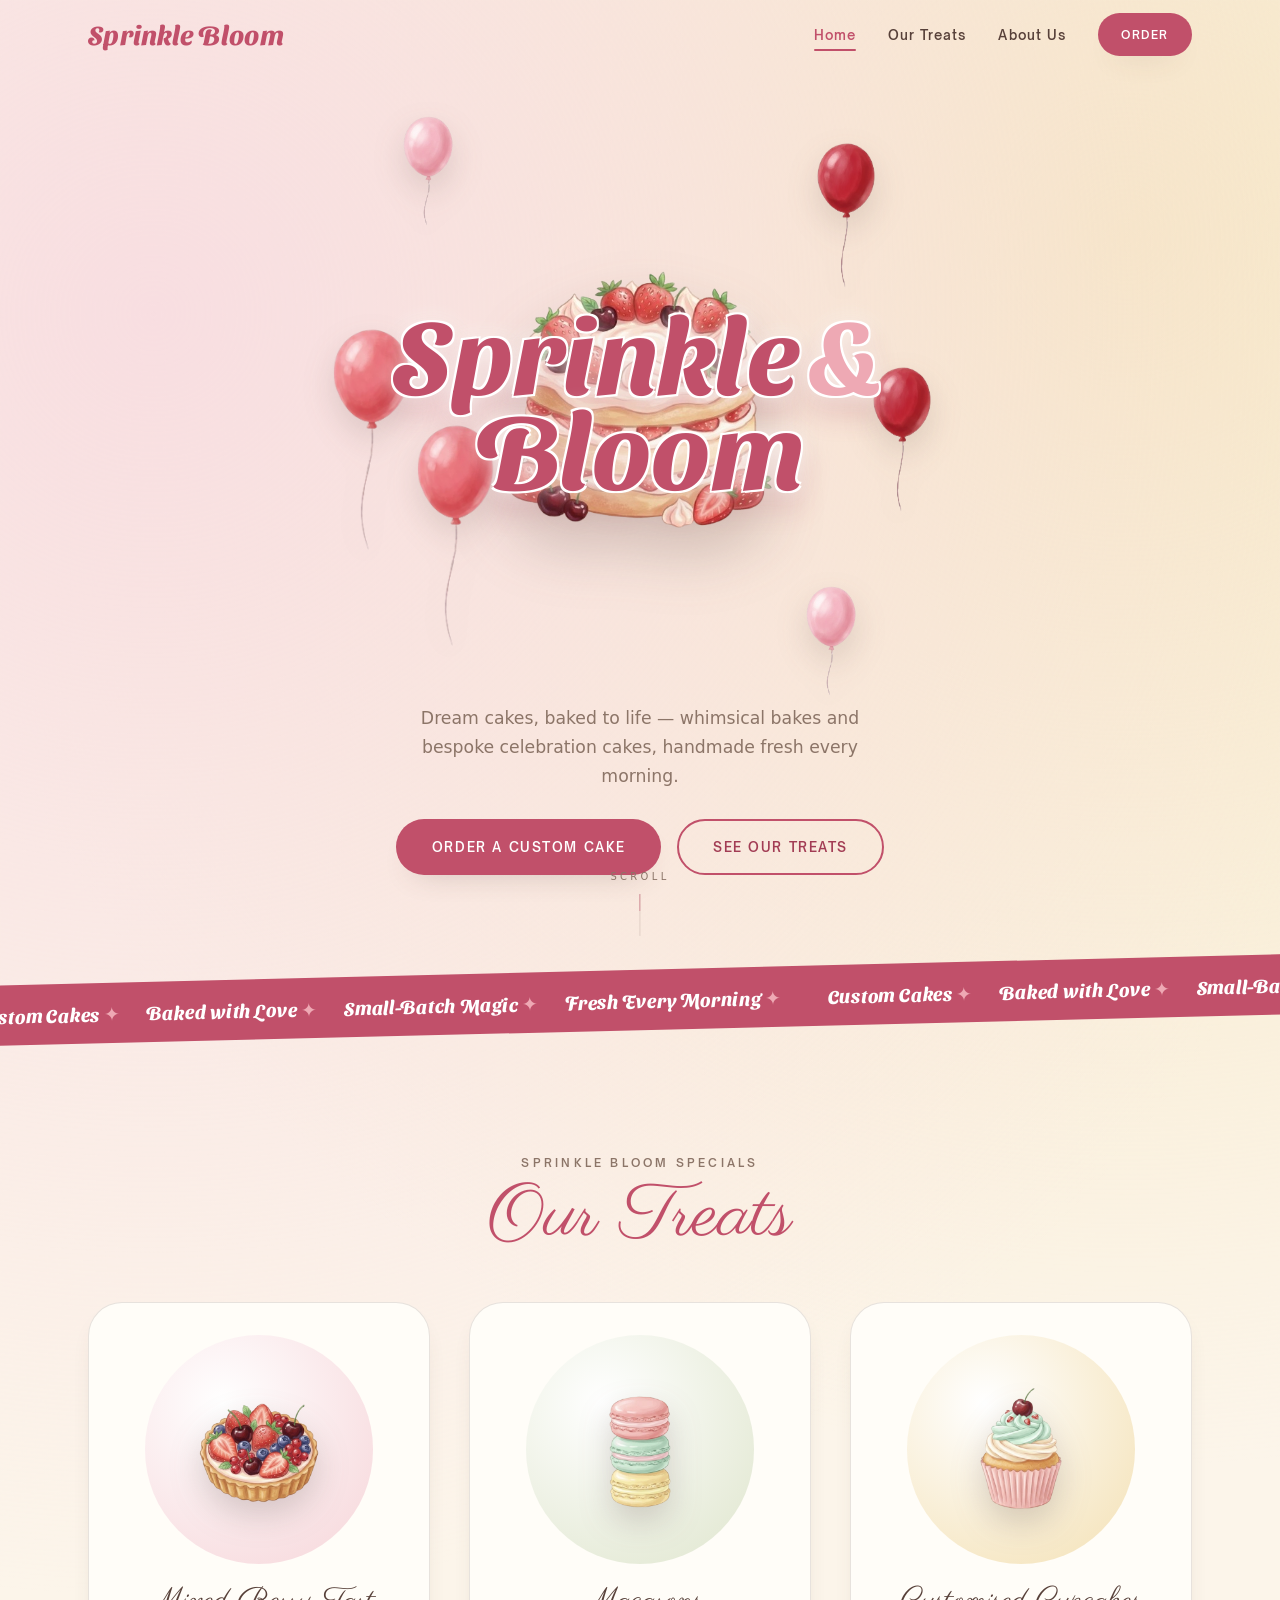
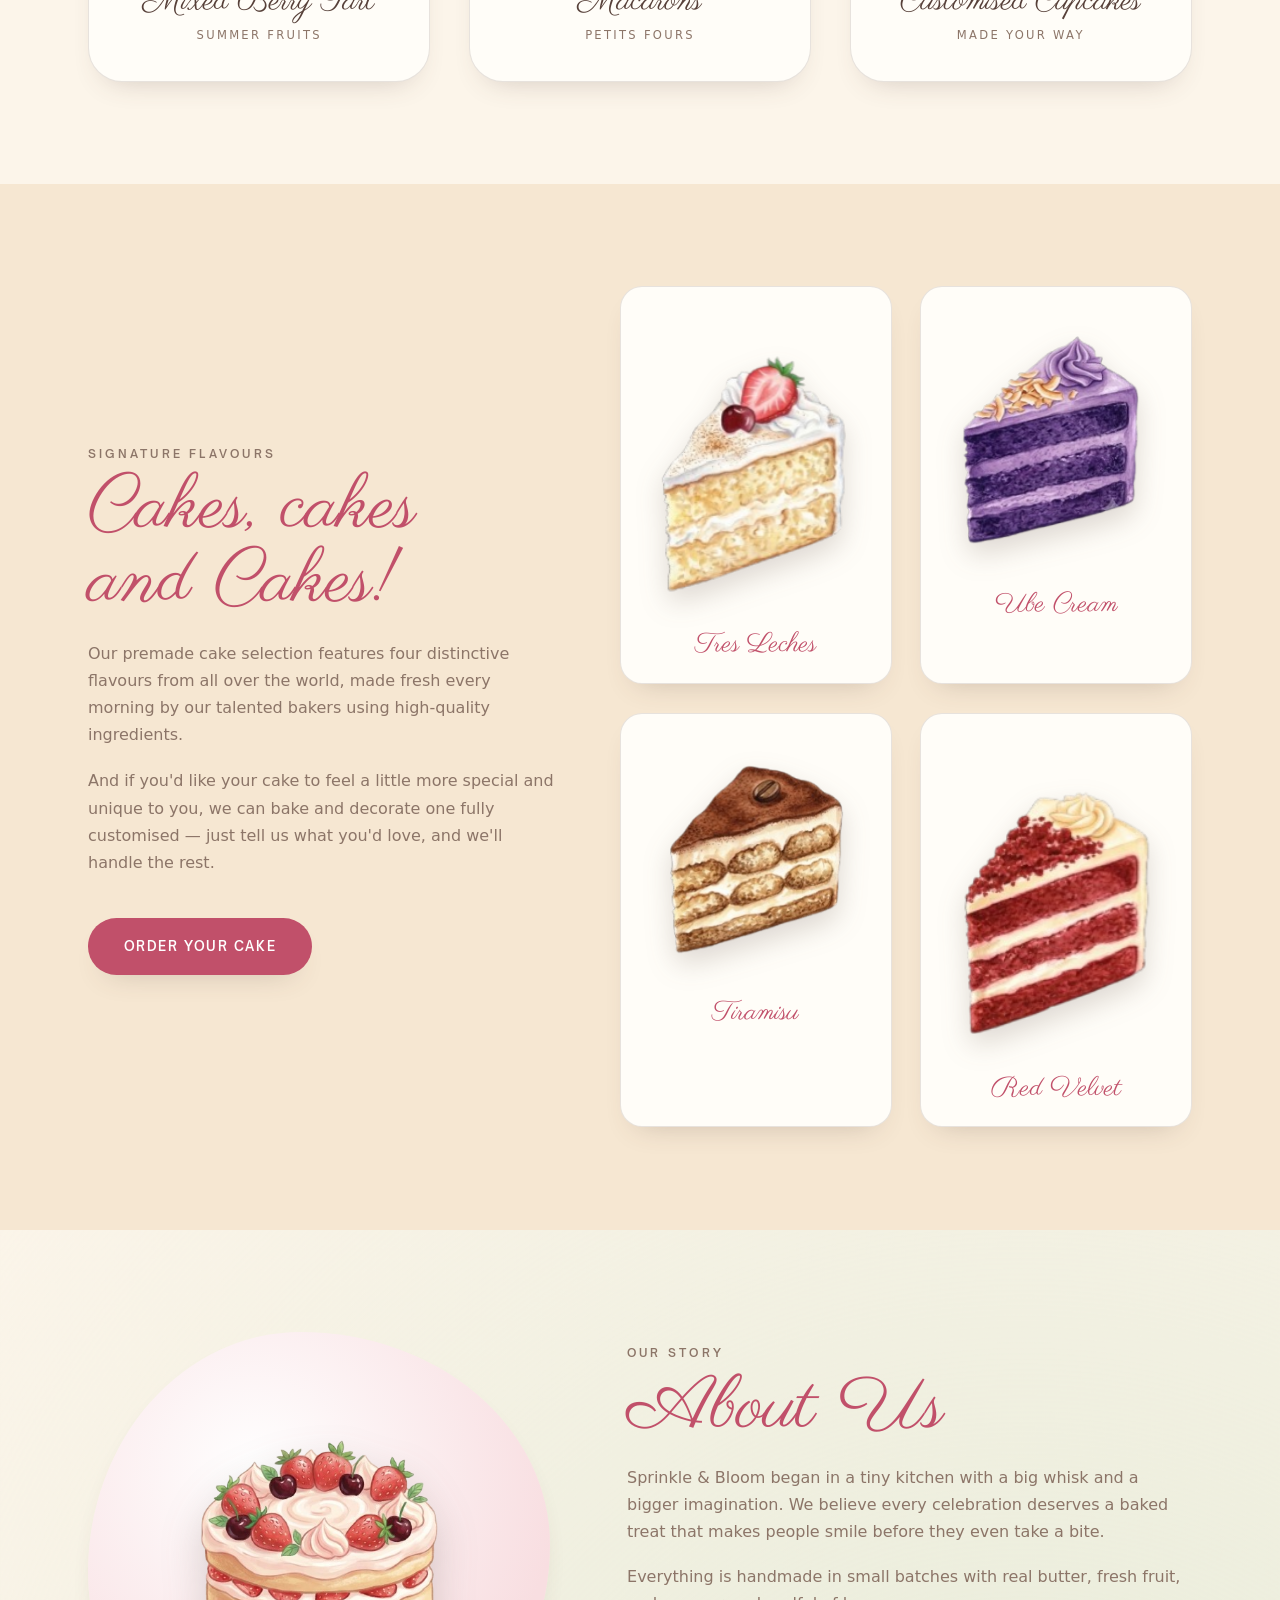
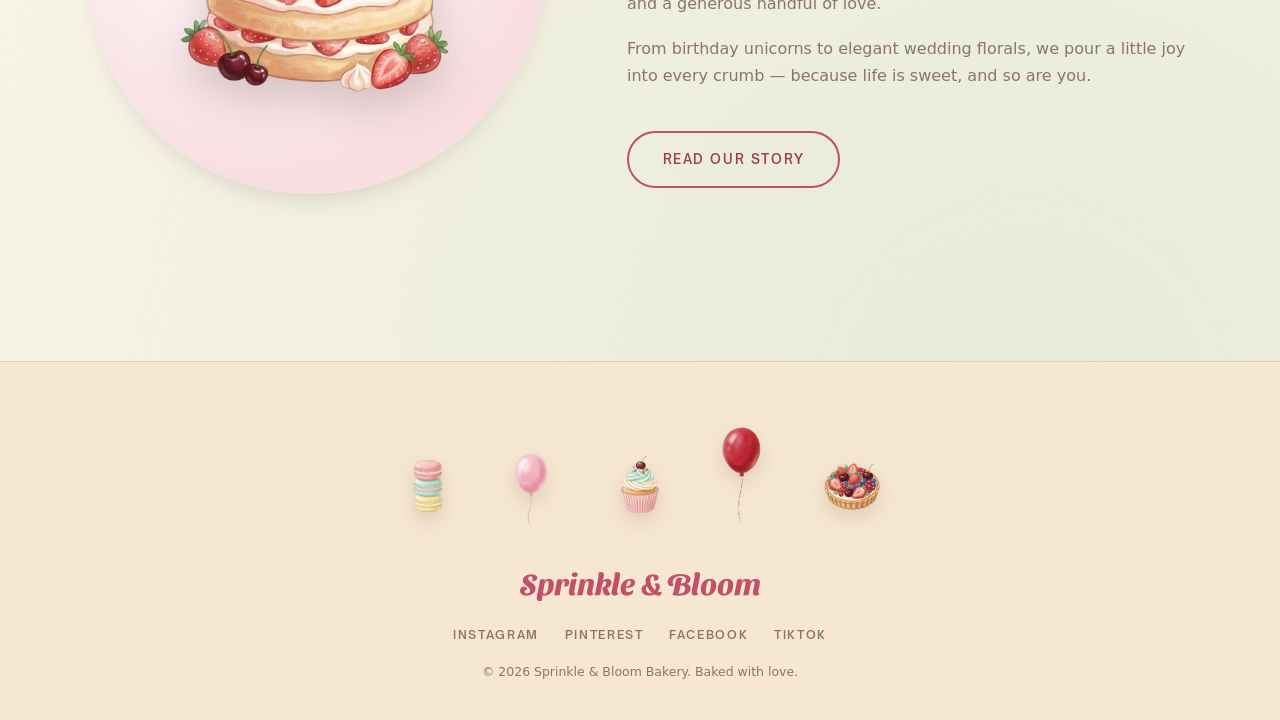
<file: sprinkle-bloom/index.html>
<!DOCTYPE html>
<html lang="en">
<head>
  <meta charset="UTF-8" />
  <meta name="viewport" content="width=device-width, initial-scale=1.0" />
  <meta
    http-equiv="Content-Security-Policy"
    content="default-src 'self'; script-src 'self'; style-src 'self' 'unsafe-inline'; font-src 'self'; img-src 'self' data:; connect-src 'self'; object-src 'none'; base-uri 'self'; form-action 'self'"
  />
  <meta name="referrer" content="strict-origin-when-cross-origin" />
  <title>Sprinkle &amp; Bloom | Whimsical Custom Cakes</title>
  <meta name="description" content="Sprinkle & Bloom is a whimsical custom cake bakery crafting dream cakes baked to life." />
  <link rel="stylesheet" href="style.css" />
</head>
<body>
  <div class="particle-field" id="particleField" aria-hidden="true"></div>

  <!-- ===== Header ===== -->
  <header class="header" id="header">
    <nav class="nav container">
      <a href="index.html" class="logo"><span class="logo-text">Sprinkle&nbsp;Bloom</span></a>
      <button class="nav-toggle" id="navToggle" aria-label="Toggle menu" aria-expanded="false">
        <span></span><span></span><span></span>
      </button>
      <ul class="nav-links" id="navLinks">
        <li><a href="index.html" class="active">Home</a></li>
        <li><a href="cakes.html">Our Treats</a></li>
        <li><a href="about.html">About Us</a></li>
        <li><a href="contact.html" class="btn btn-primary btn-small">Order</a></li>
      </ul>
    </nav>
  </header>

  <main>
    <!-- ===== Hero: central cake, wordmark overlaid, balloons circling ===== -->
    <section id="hero" class="hero">
      <div class="hero-stage">
        <!-- balloons floating around the cake -->
        <img src="images/balloon-pink.png"  alt="" class="hero-balloon hb-1 float-decor" data-depth="26" aria-hidden="true" />
        <img src="images/balloon-red.png"   alt="" class="hero-balloon hb-2 float-decor" data-depth="34" aria-hidden="true" />
        <img src="images/balloon-coral.png" alt="" class="hero-balloon hb-3 float-decor" data-depth="30" aria-hidden="true" />
        <img src="images/balloon-red.png"   alt="" class="hero-balloon hb-4 float-decor" data-depth="30" aria-hidden="true" />
        <img src="images/balloon-coral.png" alt="" class="hero-balloon hb-5 float-decor" data-depth="34" aria-hidden="true" />
        <img src="images/balloon-pink.png"  alt="" class="hero-balloon hb-6 float-decor" data-depth="26" aria-hidden="true" />

        <!-- the cake, centred -->
        <img src="images/strawberry-cake.png"
             alt="Layered strawberry cream cake topped with strawberries and cherries"
             class="hero-cake float-decor" data-depth="10"
             width="500" height="500" fetchpriority="high" />

        <!-- wordmark sitting over the cake -->
        <h1 class="hero-wordmark" data-split>Sprinkle<span class="amp">&amp;</span>Bloom</h1>
      </div>

      <p class="hero-tagline">
        Dream cakes, baked to life — whimsical bakes and bespoke celebration
        cakes, handmade fresh every morning.
      </p>
      <div class="hero-cta">
        <a href="contact.html" class="btn btn-primary">Order a Custom Cake</a>
        <a href="cakes.html" class="btn btn-ghost">See Our Treats</a>
      </div>

      <a href="#treats" class="scroll-hint" aria-label="Scroll down">
        <span>Scroll</span><span class="scroll-hint-line"></span>
      </a>
    </section>

    <!-- ===== Marquee ===== -->
    <div class="marquee" aria-hidden="true">
      <div class="marquee-track">
        <span>Custom Cakes <span class="sep">✦</span> Baked with Love <span class="sep">✦</span> Small-Batch Magic <span class="sep">✦</span> Fresh Every Morning <span class="sep">✦</span> </span>
        <span>Custom Cakes <span class="sep">✦</span> Baked with Love <span class="sep">✦</span> Small-Batch Magic <span class="sep">✦</span> Fresh Every Morning <span class="sep">✦</span> </span>
      </div>
    </div>

    <!-- ===== Our Treats (specials trio) ===== -->
    <section id="treats" class="section">
      <div class="container">
        <div class="section-head">
          <span class="overline reveal">Sprinkle Bloom Specials</span>
          <h2 class="section-title reveal">Our Treats</h2>
        </div>
        <div class="treats-grid">
          <article class="treat-card reveal">
            <div class="treat-disc"><img src="images/berry-tart.png" alt="Mixed berry tart with strawberries, cherries and blueberries" loading="lazy" width="400" height="400" /></div>
            <h3 class="treat-name">Mixed Berry Tart</h3>
            <p class="treat-note">Summer Fruits</p>
          </article>
          <article class="treat-card reveal">
            <div class="treat-disc"><img src="images/macarons.png" alt="Stack of pastel pink, mint and lemon macarons" loading="lazy" width="400" height="400" /></div>
            <h3 class="treat-name">Macarons</h3>
            <p class="treat-note">Petits Fours</p>
          </article>
          <article class="treat-card reveal">
            <div class="treat-disc"><img src="images/cupcake.png" alt="Cupcake with mint and vanilla swirl frosting topped with a cherry" loading="lazy" width="400" height="400" /></div>
            <h3 class="treat-name">Customised Cupcakes</h3>
            <p class="treat-note">Made Your Way</p>
          </article>
        </div>
      </div>
    </section>

    <!-- ===== Cakes, cakes and Cakes! ===== -->
    <section class="section section-alt">
      <div class="container cakes-split">
        <div class="cakes-copy reveal">
          <span class="overline">Signature Flavours</span>
          <h2 class="section-title">Cakes, cakes<br />and Cakes!</h2>
          <p>
            Our premade cake selection features four distinctive flavours from
            all over the world, made fresh every morning by our talented bakers
            using high-quality ingredients.
          </p>
          <p>
            And if you'd like your cake to feel a little more special and unique
            to you, we can bake and decorate one fully customised — just tell us
            what you'd love, and we'll handle the rest.
          </p>
          <div class="center-btn">
            <a href="contact.html" class="btn btn-primary">Order Your Cake</a>
          </div>
        </div>
        <div class="cakes-2x2">
          <article class="slice-card reveal">
            <div class="slice-photo"><img src="images/tres-leches.png" alt="Slice of tres leches cake topped with cream, strawberry and cherry" loading="lazy" width="300" height="300" /></div>
            <h3 class="slice-name">Tres Leches</h3>
          </article>
          <article class="slice-card reveal">
            <div class="slice-photo"><img src="images/ube-cream.png" alt="Slice of purple ube cream cake" loading="lazy" width="300" height="300" /></div>
            <h3 class="slice-name">Ube Cream</h3>
          </article>
          <article class="slice-card reveal">
            <div class="slice-photo"><img src="images/tiramisu.png" alt="Slice of cocoa-dusted tiramisu" loading="lazy" width="300" height="300" /></div>
            <h3 class="slice-name">Tiramisu</h3>
          </article>
          <article class="slice-card reveal">
            <div class="slice-photo"><img src="images/red-velvet.png" alt="Slice of red velvet cake with cream cheese frosting" loading="lazy" width="300" height="300" /></div>
            <h3 class="slice-name">Red Velvet</h3>
          </article>
        </div>
      </div>
    </section>

    <!-- ===== About Us ===== -->
    <section id="about" class="section">
      <div class="container about-container">
        <div class="about-art reveal" aria-hidden="true">
          <div class="blob-card"><img src="images/strawberry-cake.png" alt="" class="blob-art" loading="lazy" width="400" height="400" /></div>
        </div>
        <div class="about-text reveal">
          <span class="overline">Our Story</span>
          <h2 class="section-title">About Us</h2>
          <p>
            Sprinkle &amp; Bloom began in a tiny kitchen with a big whisk and a
            bigger imagination. We believe every celebration deserves a baked
            treat that makes people smile before they even take a bite.
          </p>
          <p>
            Everything is handmade in small batches with real butter, fresh
            fruit, and a generous handful of love.
          </p>
          <p>
            From birthday unicorns to elegant wedding florals, we pour a little
            joy into every crumb — because life is sweet, and so are you.
          </p>
          <div class="center-btn" style="justify-content:flex-start;">
            <a href="about.html" class="btn btn-ghost">Read Our Story</a>
          </div>
        </div>
      </div>
    </section>
  </main>

  <!-- ===== Footer ===== -->
  <footer class="footer">
    <div class="container">
      <div class="footer-treats" aria-hidden="true">
        <img src="images/macarons.png" alt="" loading="lazy" />
        <img src="images/balloon-pink.png" alt="" loading="lazy" />
        <img src="images/cupcake.png" alt="" loading="lazy" />
        <img src="images/balloon-red.png" alt="" loading="lazy" />
        <img src="images/berry-tart.png" alt="" loading="lazy" />
      </div>
      <div class="footer-inner">
        <p class="footer-word">Sprinkle &amp; Bloom</p>
        <div class="footer-social">
          <a href="#" aria-label="Instagram">Instagram</a>
          <a href="#" aria-label="Pinterest">Pinterest</a>
          <a href="#" aria-label="Facebook">Facebook</a>
          <a href="#" aria-label="TikTok">TikTok</a>
        </div>
        <p class="footer-copy">© <span id="year"></span> Sprinkle &amp; Bloom Bakery. Baked with love.</p>
      </div>
    </div>
  </footer>

  <script src="script.js"></script>
</body>
</html>
</file>
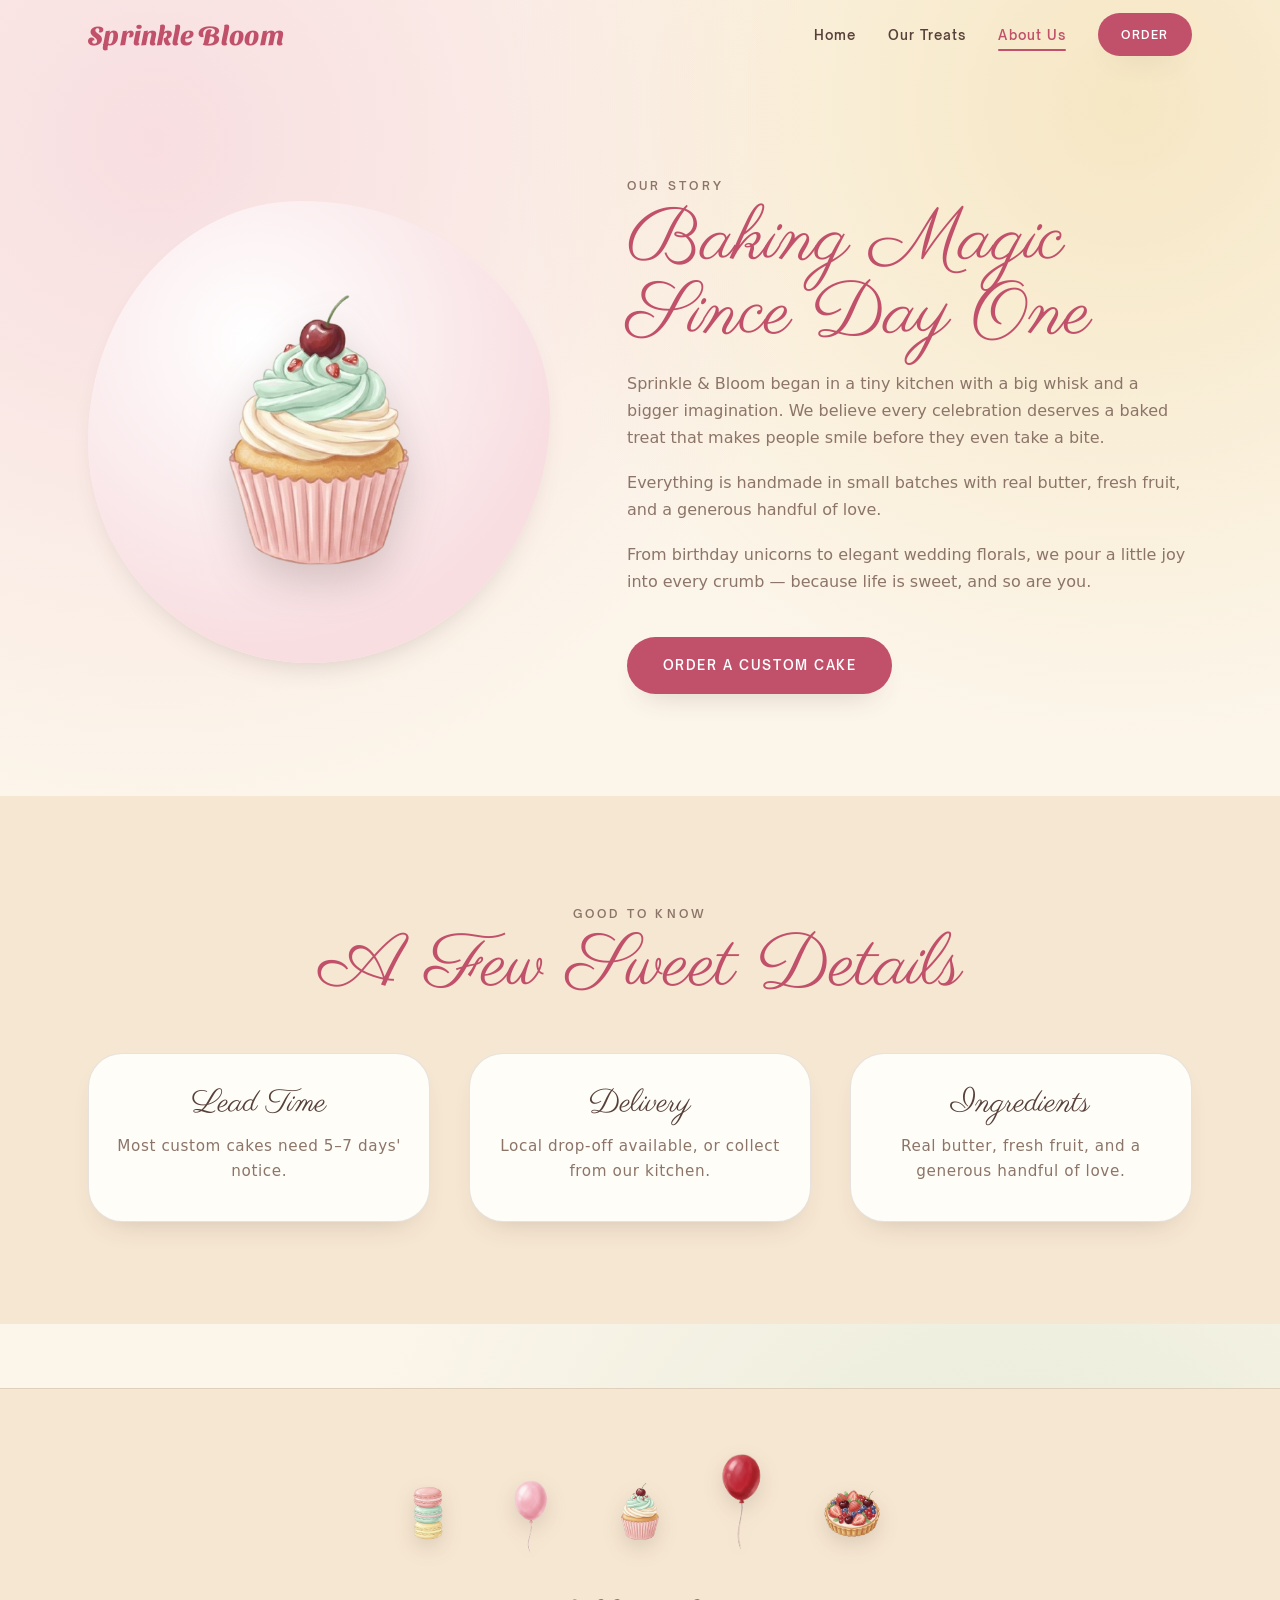
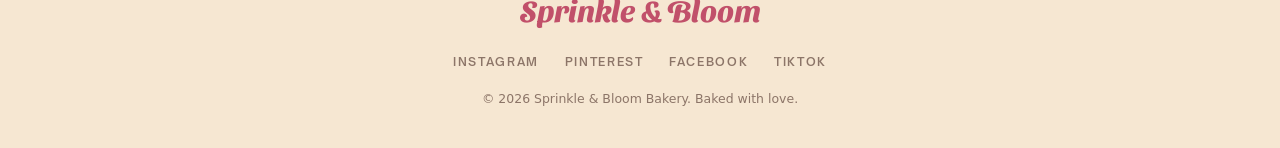
<file: sprinkle-bloom/about.html>
<!DOCTYPE html>
<html lang="en">
<head>
  <meta charset="UTF-8" />
  <meta name="viewport" content="width=device-width, initial-scale=1.0" />
  <meta
    http-equiv="Content-Security-Policy"
    content="default-src 'self'; script-src 'self'; style-src 'self' 'unsafe-inline'; font-src 'self'; img-src 'self' data:; connect-src 'self'; object-src 'none'; base-uri 'self'; form-action 'self'"
  />
  <meta name="referrer" content="strict-origin-when-cross-origin" />
  <title>About Us | Sprinkle &amp; Bloom</title>
  <meta name="description" content="The story behind Sprinkle & Bloom whimsical custom cake bakery." />
  <link rel="stylesheet" href="style.css" />
</head>
<body>
  <div class="particle-field" id="particleField" aria-hidden="true"></div>

  <header class="header" id="header">
    <nav class="nav container">
      <a href="index.html" class="logo"><span class="logo-text">Sprinkle&nbsp;Bloom</span></a>
      <button class="nav-toggle" id="navToggle" aria-label="Toggle menu" aria-expanded="false">
        <span></span><span></span><span></span>
      </button>
      <ul class="nav-links" id="navLinks">
        <li><a href="index.html">Home</a></li>
        <li><a href="cakes.html">Our Treats</a></li>
        <li><a href="about.html" class="active">About Us</a></li>
        <li><a href="contact.html" class="btn btn-primary btn-small">Order</a></li>
      </ul>
    </nav>
  </header>

  <main>
    <section class="section">
      <div class="container about-container">
        <div class="about-art reveal" aria-hidden="true">
          <div class="blob-card"><img src="images/cupcake.png" alt="" class="blob-art" loading="lazy" width="400" height="400" /></div>
        </div>
        <div class="about-text reveal">
          <span class="overline">Our Story</span>
          <h2 class="section-title">Baking Magic Since Day One</h2>
          <p>
            Sprinkle &amp; Bloom began in a tiny kitchen with a big whisk and a
            bigger imagination. We believe every celebration deserves a baked
            treat that makes people smile before they even take a bite.
          </p>
          <p>
            Everything is handmade in small batches with real butter, fresh
            fruit, and a generous handful of love.
          </p>
          <p>
            From birthday unicorns to elegant wedding florals, we pour a little
            joy into every crumb — because life is sweet, and so are you.
          </p>
          <div class="center-btn" style="justify-content:flex-start;">
            <a href="contact.html" class="btn btn-primary">Order a Custom Cake</a>
          </div>
        </div>
      </div>
    </section>

    <section class="section section-alt">
      <div class="container">
        <div class="section-head">
          <span class="overline reveal">Good to Know</span>
          <h2 class="section-title reveal">A Few Sweet Details</h2>
        </div>
        <div class="treats-grid">
          <article class="treat-card reveal">
            <h3 class="treat-name">Lead Time</h3>
            <p class="treat-note" style="letter-spacing:.04em;text-transform:none;font-size:.95rem;margin-top:.8rem;">Most custom cakes need 5–7 days' notice.</p>
          </article>
          <article class="treat-card reveal">
            <h3 class="treat-name">Delivery</h3>
            <p class="treat-note" style="letter-spacing:.04em;text-transform:none;font-size:.95rem;margin-top:.8rem;">Local drop-off available, or collect from our kitchen.</p>
          </article>
          <article class="treat-card reveal">
            <h3 class="treat-name">Ingredients</h3>
            <p class="treat-note" style="letter-spacing:.04em;text-transform:none;font-size:.95rem;margin-top:.8rem;">Real butter, fresh fruit, and a generous handful of love.</p>
          </article>
        </div>
      </div>
    </section>
  </main>

  <footer class="footer">
    <div class="container">
      <div class="footer-treats" aria-hidden="true">
        <img src="images/macarons.png" alt="" loading="lazy" />
        <img src="images/balloon-pink.png" alt="" loading="lazy" />
        <img src="images/cupcake.png" alt="" loading="lazy" />
        <img src="images/balloon-red.png" alt="" loading="lazy" />
        <img src="images/berry-tart.png" alt="" loading="lazy" />
      </div>
      <div class="footer-inner">
        <p class="footer-word">Sprinkle &amp; Bloom</p>
        <div class="footer-social">
          <a href="#" aria-label="Instagram">Instagram</a>
          <a href="#" aria-label="Pinterest">Pinterest</a>
          <a href="#" aria-label="Facebook">Facebook</a>
          <a href="#" aria-label="TikTok">TikTok</a>
        </div>
        <p class="footer-copy">© <span id="year"></span> Sprinkle &amp; Bloom Bakery. Baked with love.</p>
      </div>
    </div>
  </footer>

  <script src="script.js"></script>
</body>
</html>
</file>
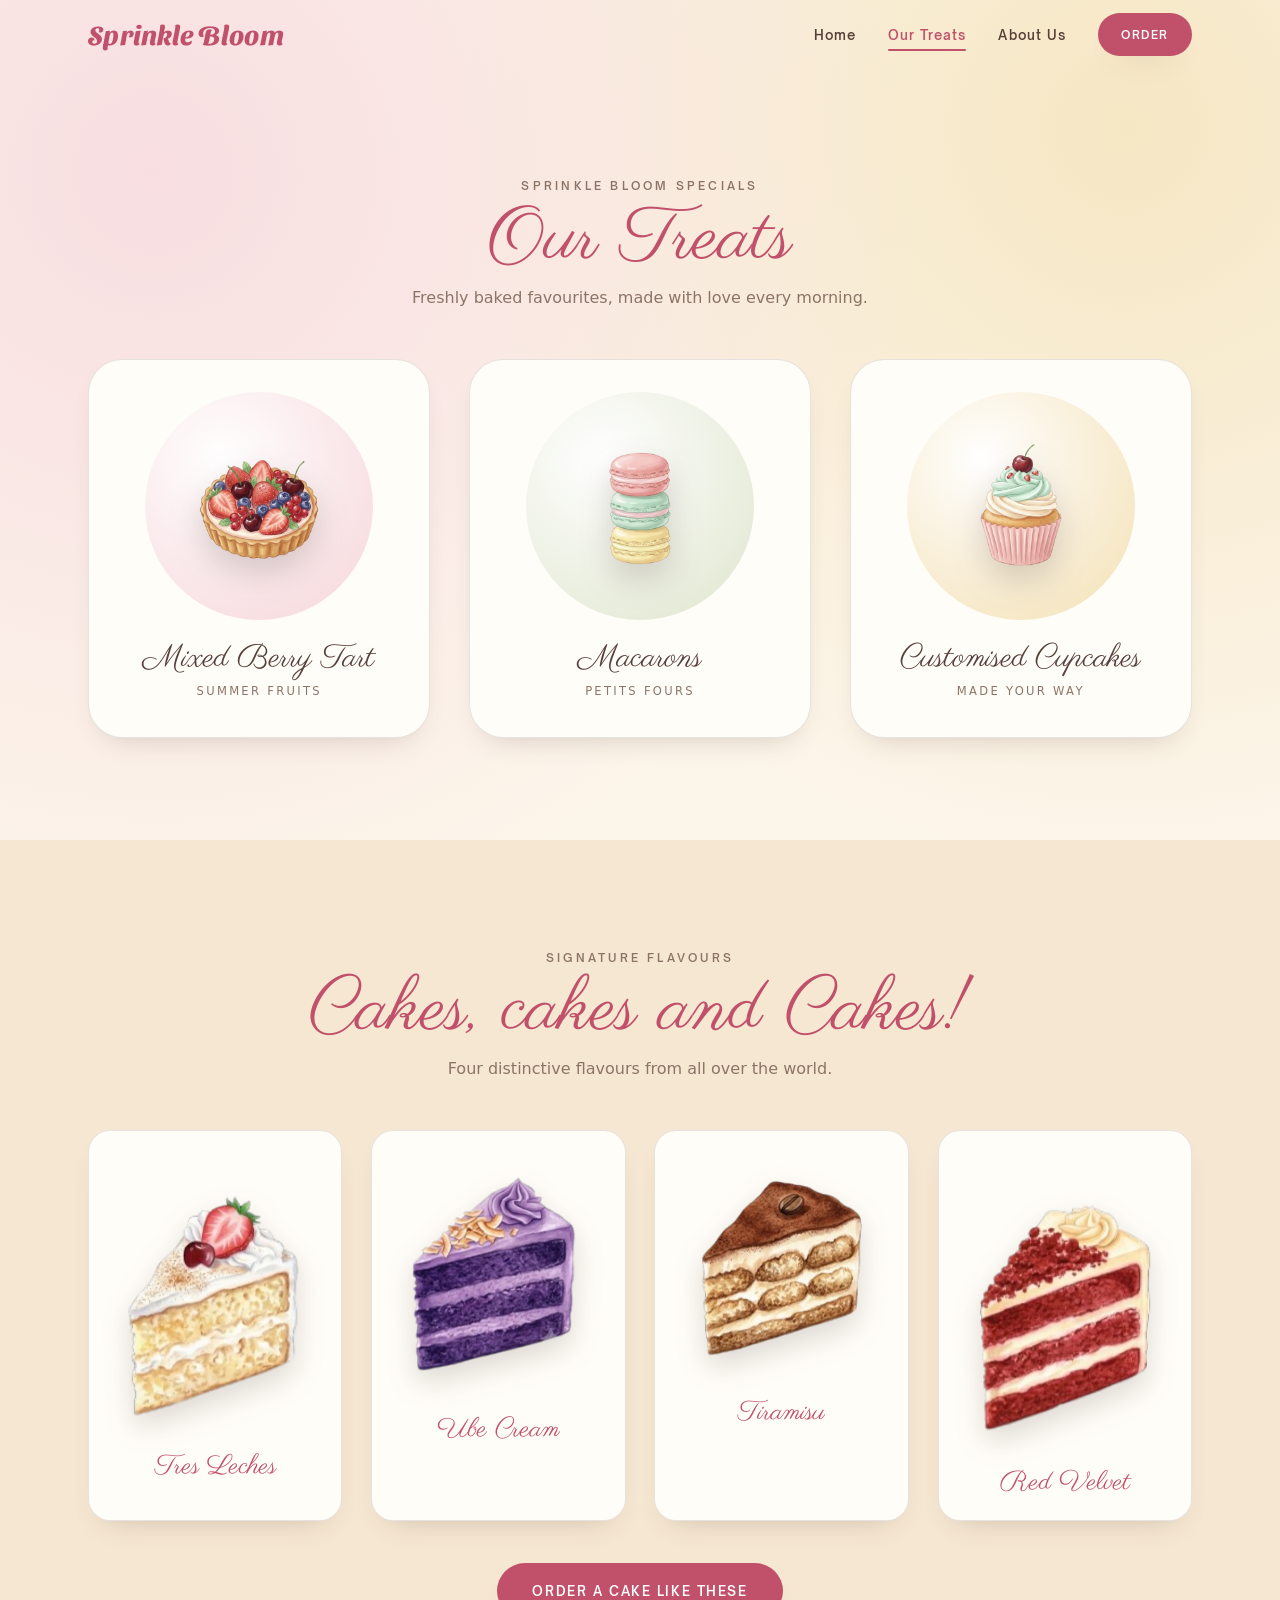
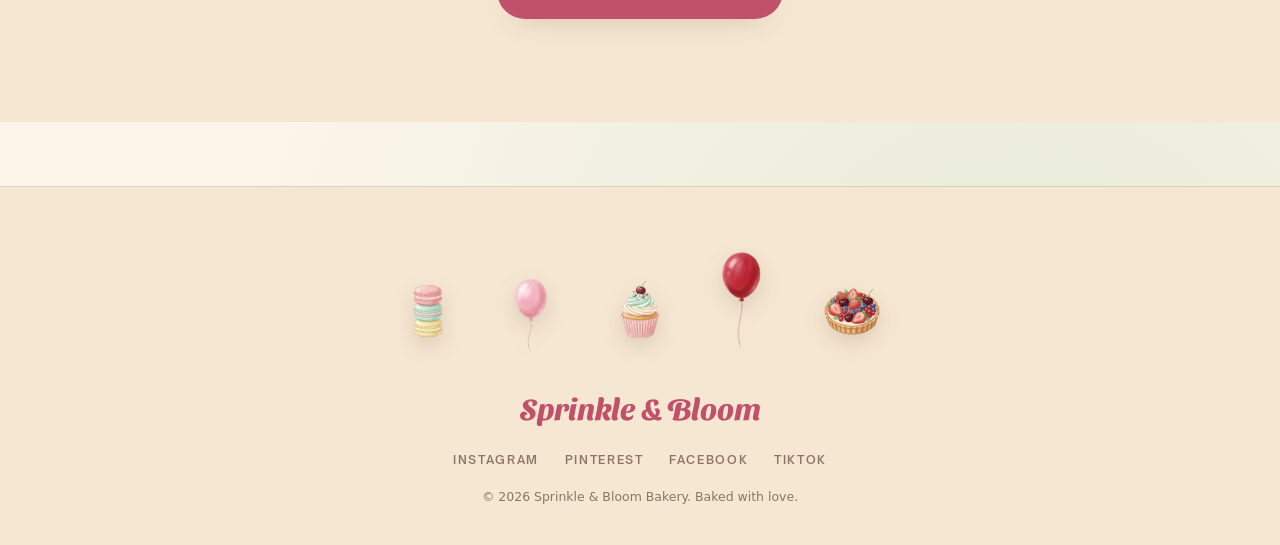
<file: sprinkle-bloom/cakes.html>
<!DOCTYPE html>
<html lang="en">
<head>
  <meta charset="UTF-8" />
  <meta name="viewport" content="width=device-width, initial-scale=1.0" />
  <meta
    http-equiv="Content-Security-Policy"
    content="default-src 'self'; script-src 'self'; style-src 'self' 'unsafe-inline'; font-src 'self'; img-src 'self' data:; connect-src 'self'; object-src 'none'; base-uri 'self'; form-action 'self'"
  />
  <meta name="referrer" content="strict-origin-when-cross-origin" />
  <title>Our Treats | Sprinkle &amp; Bloom</title>
  <meta name="description" content="Browse the treats and signature cakes baked by Sprinkle & Bloom." />
  <link rel="stylesheet" href="style.css" />
</head>
<body>
  <div class="particle-field" id="particleField" aria-hidden="true"></div>

  <header class="header" id="header">
    <nav class="nav container">
      <a href="index.html" class="logo"><span class="logo-text">Sprinkle&nbsp;Bloom</span></a>
      <button class="nav-toggle" id="navToggle" aria-label="Toggle menu" aria-expanded="false">
        <span></span><span></span><span></span>
      </button>
      <ul class="nav-links" id="navLinks">
        <li><a href="index.html">Home</a></li>
        <li><a href="cakes.html" class="active">Our Treats</a></li>
        <li><a href="about.html">About Us</a></li>
        <li><a href="contact.html" class="btn btn-primary btn-small">Order</a></li>
      </ul>
    </nav>
  </header>

  <main>
    <!-- ===== Specials trio ===== -->
    <section class="section">
      <div class="container">
        <div class="section-head">
          <span class="overline reveal">Sprinkle Bloom Specials</span>
          <h2 class="section-title reveal">Our Treats</h2>
          <p class="section-sub reveal">Freshly baked favourites, made with love every morning.</p>
        </div>
        <div class="treats-grid">
          <article class="treat-card reveal">
            <div class="treat-disc"><img src="images/berry-tart.png" alt="Mixed berry tart with strawberries, cherries and blueberries" loading="lazy" width="400" height="400" /></div>
            <h3 class="treat-name">Mixed Berry Tart</h3>
            <p class="treat-note">Summer Fruits</p>
          </article>
          <article class="treat-card reveal">
            <div class="treat-disc"><img src="images/macarons.png" alt="Stack of pastel pink, mint and lemon macarons" loading="lazy" width="400" height="400" /></div>
            <h3 class="treat-name">Macarons</h3>
            <p class="treat-note">Petits Fours</p>
          </article>
          <article class="treat-card reveal">
            <div class="treat-disc"><img src="images/cupcake.png" alt="Cupcake with mint and vanilla swirl frosting topped with a cherry" loading="lazy" width="400" height="400" /></div>
            <h3 class="treat-name">Customised Cupcakes</h3>
            <p class="treat-note">Made Your Way</p>
          </article>
        </div>
      </div>
    </section>

    <!-- ===== Signature cakes ===== -->
    <section class="section section-alt">
      <div class="container">
        <div class="section-head">
          <span class="overline reveal">Signature Flavours</span>
          <h2 class="section-title reveal">Cakes, cakes and Cakes!</h2>
          <p class="section-sub reveal">Four distinctive flavours from all over the world.</p>
        </div>
        <div class="cakes-2x2" style="grid-template-columns:repeat(4,1fr);max-width:none;">
          <article class="slice-card reveal">
            <div class="slice-photo"><img src="images/tres-leches.png" alt="Slice of tres leches cake topped with cream, strawberry and cherry" loading="lazy" width="300" height="300" /></div>
            <h3 class="slice-name">Tres Leches</h3>
          </article>
          <article class="slice-card reveal">
            <div class="slice-photo"><img src="images/ube-cream.png" alt="Slice of purple ube cream cake" loading="lazy" width="300" height="300" /></div>
            <h3 class="slice-name">Ube Cream</h3>
          </article>
          <article class="slice-card reveal">
            <div class="slice-photo"><img src="images/tiramisu.png" alt="Slice of cocoa-dusted tiramisu" loading="lazy" width="300" height="300" /></div>
            <h3 class="slice-name">Tiramisu</h3>
          </article>
          <article class="slice-card reveal">
            <div class="slice-photo"><img src="images/red-velvet.png" alt="Slice of red velvet cake with cream cheese frosting" loading="lazy" width="300" height="300" /></div>
            <h3 class="slice-name">Red Velvet</h3>
          </article>
        </div>
        <div class="center-btn reveal">
          <a href="contact.html" class="btn btn-primary">Order a Cake Like These</a>
        </div>
      </div>
    </section>
  </main>

  <footer class="footer">
    <div class="container">
      <div class="footer-treats" aria-hidden="true">
        <img src="images/macarons.png" alt="" loading="lazy" />
        <img src="images/balloon-pink.png" alt="" loading="lazy" />
        <img src="images/cupcake.png" alt="" loading="lazy" />
        <img src="images/balloon-red.png" alt="" loading="lazy" />
        <img src="images/berry-tart.png" alt="" loading="lazy" />
      </div>
      <div class="footer-inner">
        <p class="footer-word">Sprinkle &amp; Bloom</p>
        <div class="footer-social">
          <a href="#" aria-label="Instagram">Instagram</a>
          <a href="#" aria-label="Pinterest">Pinterest</a>
          <a href="#" aria-label="Facebook">Facebook</a>
          <a href="#" aria-label="TikTok">TikTok</a>
        </div>
        <p class="footer-copy">© <span id="year"></span> Sprinkle &amp; Bloom Bakery. Baked with love.</p>
      </div>
    </div>
  </footer>

  <script src="script.js"></script>
</body>
</html>
</file>
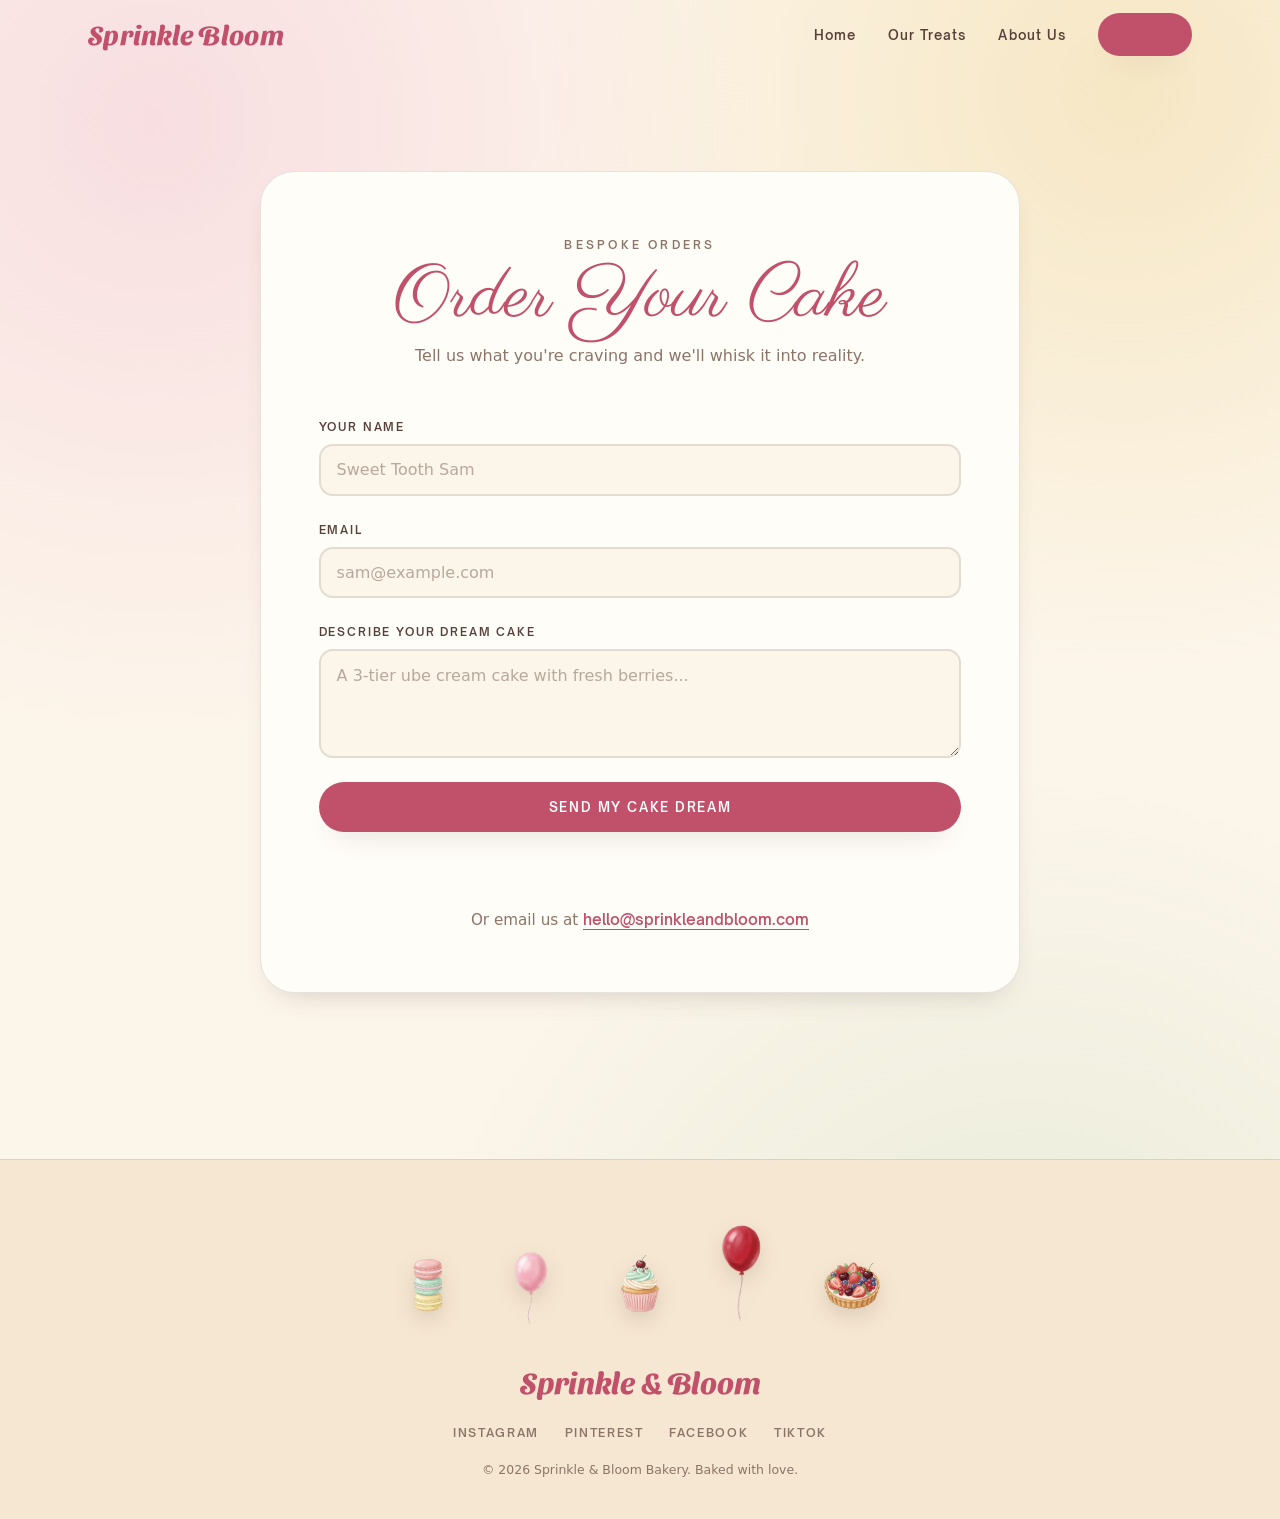
<file: sprinkle-bloom/contact.html>
<!DOCTYPE html>
<html lang="en">
<head>
  <meta charset="UTF-8" />
  <meta name="viewport" content="width=device-width, initial-scale=1.0" />
  <meta
    http-equiv="Content-Security-Policy"
    content="default-src 'self'; script-src 'self'; style-src 'self' 'unsafe-inline'; font-src 'self'; img-src 'self' data:; connect-src 'self'; object-src 'none'; base-uri 'self'; form-action 'self' mailto:"
  />
  <meta name="referrer" content="strict-origin-when-cross-origin" />
  <title>Order | Sprinkle &amp; Bloom</title>
  <meta name="description" content="Order your custom dream cake from Sprinkle & Bloom." />
  <link rel="stylesheet" href="style.css" />
</head>
<body>
  <div class="particle-field" id="particleField" aria-hidden="true"></div>

  <header class="header" id="header">
    <nav class="nav container">
      <a href="index.html" class="logo"><span class="logo-text">Sprinkle&nbsp;Bloom</span></a>
      <button class="nav-toggle" id="navToggle" aria-label="Toggle menu" aria-expanded="false">
        <span></span><span></span><span></span>
      </button>
      <ul class="nav-links" id="navLinks">
        <li><a href="index.html">Home</a></li>
        <li><a href="cakes.html">Our Treats</a></li>
        <li><a href="about.html">About Us</a></li>
        <li><a href="contact.html" class="btn btn-primary btn-small active">Order</a></li>
      </ul>
    </nav>
  </header>

  <main>
    <section id="order" class="section">
      <div class="container order-box reveal">
        <div class="section-head">
          <span class="overline">Bespoke Orders</span>
          <h2 class="section-title">Order Your Cake</h2>
          <p class="section-sub">Tell us what you're craving and we'll whisk it into reality.</p>
        </div>

        <form class="order-form" id="orderForm" novalidate>
          <div class="field">
            <label for="name">Your Name</label>
            <input type="text" id="name" name="name" placeholder="Sweet Tooth Sam" autocomplete="name" maxlength="80" required />
          </div>
          <div class="field">
            <label for="email">Email</label>
            <input type="email" id="email" name="email" placeholder="sam@example.com" autocomplete="email" maxlength="254" required />
          </div>
          <div class="field">
            <label for="message">Describe Your Dream Cake</label>
            <textarea id="message" name="message" rows="4" maxlength="2000"
              placeholder="A 3-tier ube cream cake with fresh berries..." required></textarea>
          </div>
          <button type="submit" class="btn btn-primary btn-block">Send My Cake Dream</button>
          <p class="form-note" id="formNote" role="status"></p>
        </form>

        <p class="contact-mini" style="margin-top:2rem;">
          Or email us at <a href="mailto:hello@sprinkleandbloom.com">hello@sprinkleandbloom.com</a>
        </p>
      </div>
    </section>
  </main>

  <footer class="footer">
    <div class="container">
      <div class="footer-treats" aria-hidden="true">
        <img src="images/macarons.png" alt="" loading="lazy" />
        <img src="images/balloon-pink.png" alt="" loading="lazy" />
        <img src="images/cupcake.png" alt="" loading="lazy" />
        <img src="images/balloon-red.png" alt="" loading="lazy" />
        <img src="images/berry-tart.png" alt="" loading="lazy" />
      </div>
      <div class="footer-inner">
        <p class="footer-word">Sprinkle &amp; Bloom</p>
        <div class="footer-social">
          <a href="#" aria-label="Instagram">Instagram</a>
          <a href="#" aria-label="Pinterest">Pinterest</a>
          <a href="#" aria-label="Facebook">Facebook</a>
          <a href="#" aria-label="TikTok">TikTok</a>
        </div>
        <p class="footer-copy">© <span id="year"></span> Sprinkle &amp; Bloom Bakery. Baked with love.</p>
      </div>
    </div>
  </footer>

  <script src="script.js"></script>
</body>
</html>
</file>
<file: sprinkle-bloom/style.css>
/* =====================================================================
   Sprinkle & Bloom — Whimsical Custom Cake Bakery
   Rebuilt to match the Canva mockup: warm cream paper, watercolor
   desserts, drifting balloons, a swashy wordmark and script headings.

   Fonts are self-hosted (no external requests):
     - Sansita Swashed  → wordmark   (stand-in for Canva "Best Swashed")
     - Parisienne       → headings   (stand-in for Canva "Breathing")
     - Open Sauce Sans  → body       (the real font used in the mockup)
   ===================================================================== */

/* ---------- 0. Self-hosted fonts ---------- */
@font-face { font-family:"Open Sauce Sans"; src:url("fonts/open-sauce-sans-300.woff2") format("woff2"); font-weight:300; font-style:normal; font-display:swap; }
@font-face { font-family:"Open Sauce Sans"; src:url("fonts/open-sauce-sans-400.woff2") format("woff2"); font-weight:400; font-style:normal; font-display:swap; }
@font-face { font-family:"Open Sauce Sans"; src:url("fonts/open-sauce-sans-500.woff2") format("woff2"); font-weight:500; font-style:normal; font-display:swap; }
@font-face { font-family:"Open Sauce Sans"; src:url("fonts/open-sauce-sans-600.woff2") format("woff2"); font-weight:600; font-style:normal; font-display:swap; }
@font-face { font-family:"Open Sauce Sans"; src:url("fonts/open-sauce-sans-700.woff2") format("woff2"); font-weight:700; font-style:normal; font-display:swap; }
@font-face { font-family:"Sansita Swashed"; src:url("fonts/sansita-swashed-700.woff2") format("woff2"); font-weight:700; font-style:normal; font-display:swap; }
@font-face { font-family:"Parisienne"; src:url("fonts/parisienne-400.woff2") format("woff2"); font-weight:400; font-style:normal; font-display:swap; }

/* ---------- 1. Design tokens ---------- */
:root {
  /* Warm confectionery palette (sampled from the mockup) */
  --cream:      #FCF5EA;   /* page paper */
  --cream-deep: #F6E7D2;   /* alternate sections / panels */
  --card:       #FFFDF8;   /* card surfaces */
  --ink:        #574039;   /* warm cocoa text */
  --ink-soft:   #8C7568;   /* secondary text */
  --berry:      #C1506A;   /* primary accent — raspberry */
  --berry-deep: #A23C54;   /* accent hover */
  --pink:       #EEA9B4;   /* balloon pink */
  --pink-soft:  #F8DEE1;   /* pink wash */
  --sage-soft:  #E6EBD8;   /* soft sage wash */
  --butter:     #F6E7C4;   /* butter wash */
  --ube:        #B38BD6;   /* soft ube accent */
  --gold:       #D2A24E;   /* fine gold detail */
  --line:       rgba(87, 64, 57, 0.14);

  /* Fonts */
  --font-word: "Sansita Swashed", "Comic Sans MS", cursive;
  --font-head: "Parisienne", "Segoe Script", cursive;
  --font-body: "Open Sauce Sans", system-ui, -apple-system, sans-serif;

  /* Shape + shadow */
  --radius:    22px;
  --radius-lg: 34px;
  --shadow:    0 22px 46px -22px rgba(87, 64, 57, 0.35);
  --shadow-sm: 0 14px 30px -18px rgba(87, 64, 57, 0.30);

  --maxw: 1200px;
}

/* ---------- 2. Reset & base ---------- */
*,
*::before,
*::after { box-sizing: border-box; margin: 0; padding: 0; }

html { scroll-behavior: smooth; }

body {
  font-family: var(--font-body);
  font-weight: 400;
  color: var(--ink);
  background:
    radial-gradient(circle at 12% 8%, var(--pink-soft) 0%, transparent 34%),
    radial-gradient(circle at 88% 6%, var(--butter) 0%, transparent 32%),
    radial-gradient(circle at 80% 92%, var(--sage-soft) 0%, transparent 36%),
    var(--cream);
  line-height: 1.7;
  overflow-x: hidden;
}

h1, h2, h3 { font-weight: 400; line-height: 1.1; color: var(--ink); }

a { color: inherit; text-decoration: none; }

img, svg { display: block; max-width: 100%; }

.container {
  width: 100%;
  max-width: var(--maxw);
  margin-inline: auto;
  padding-inline: clamp(1.2rem, 4vw, 3rem);
}

/* Script section headings (Parisienne / "Breathing") */
.script {
  font-family: var(--font-head);
  font-weight: 400;
  line-height: 1;
  color: var(--berry);
}

/* small uppercase label */
.overline {
  display: inline-block;
  font-size: 0.72rem;
  font-weight: 600;
  letter-spacing: 0.28em;
  text-transform: uppercase;
  color: var(--ink-soft);
}

/* ---------- 3. Buttons ---------- */
.btn {
  display: inline-block;
  font-family: var(--font-body);
  font-weight: 600;
  font-size: 0.82rem;
  letter-spacing: 0.12em;
  text-transform: uppercase;
  padding: 0.95rem 2.1rem;
  border: 2px solid transparent;
  border-radius: 999px;
  cursor: pointer;
  transition: transform .3s cubic-bezier(.34,1.56,.64,1), box-shadow .3s, background .3s, color .3s, border-color .3s;
}
.btn-primary {
  background: var(--berry);
  color: #fff;
  box-shadow: var(--shadow-sm);
}
.btn-primary:hover {
  background: var(--berry-deep);
  transform: translateY(-3px) scale(1.03);
  box-shadow: var(--shadow);
}
.btn-ghost {
  background: transparent;
  color: var(--berry-deep);
  border-color: var(--berry);
}
.btn-ghost:hover { background: var(--berry); color: #fff; transform: translateY(-3px) scale(1.03); }
.btn-small { padding: 0.6rem 1.35rem; font-size: 0.72rem; }
.btn-block { width: 100%; text-align: center; }

.center-btn { display: flex; justify-content: center; margin-top: 2.6rem; }

/* ---------- 4. Header / Navigation ---------- */
.header {
  position: sticky;
  top: 0;
  z-index: 50;
  background: transparent;
  transition: background .35s, box-shadow .35s;
  padding-block: 0.7rem;
}
.header.scrolled {
  background: rgba(252, 245, 234, 0.9);
  backdrop-filter: blur(10px);
  box-shadow: 0 6px 22px -12px rgba(87, 64, 57, 0.4);
}
.nav { display: flex; align-items: center; justify-content: space-between; }
.logo { display: flex; align-items: baseline; gap: .1rem; }
.logo-text {
  font-family: var(--font-word);
  font-size: 1.7rem;
  color: var(--berry);
  letter-spacing: 0.01em;
}
.nav-links {
  list-style: none;
  display: flex;
  align-items: center;
  gap: 2rem;
}
.nav-links a:not(.btn) {
  position: relative;
  font-size: 0.82rem;
  font-weight: 600;
  letter-spacing: 0.08em;
  color: var(--ink);
  padding: 0.3rem 0;
  transition: color .25s;
}
.nav-links a:not(.btn)::after {
  content: "";
  position: absolute;
  left: 0; bottom: -3px;
  width: 0; height: 2px;
  border-radius: 2px;
  background: var(--berry);
  transition: width .3s ease;
}
.nav-links a:not(.btn):hover { color: var(--berry); }
.nav-links a:not(.btn):hover::after,
.nav-links a.active::after { width: 100%; }
.nav-links a.active { color: var(--berry); }

.nav-toggle {
  display: none;
  flex-direction: column;
  gap: 5px;
  background: none; border: none; cursor: pointer; padding: 6px;
}
.nav-toggle span {
  width: 26px; height: 2.5px; border-radius: 3px;
  background: var(--ink);
  transition: transform .3s, opacity .3s;
}

/* ---------- 5. Hero (central cake, wordmark overlaid, balloons around) ---------- */
.hero {
  position: relative;
  min-height: 96vh;
  display: flex;
  flex-direction: column;
  align-items: center;
  justify-content: center;
  gap: clamp(1rem, 3vh, 2rem);
  text-align: center;
  padding-block: clamp(1.5rem, 4vw, 3rem) clamp(3rem, 7vw, 5rem);
  overflow: hidden;
}

/* square stage holding the cake, the wordmark and the circling balloons */
.hero-stage {
  position: relative;
  width: min(560px, 88vw);
  aspect-ratio: 1 / 1;
  display: grid;
  place-items: center;
}
.hero-cake {
  position: relative;
  z-index: 2;
  width: 64%;
  height: auto;
  filter: drop-shadow(0 30px 30px rgba(87, 64, 57, 0.24));
  animation: floaty 7s ease-in-out infinite;
}

/* the wordmark sits over the middle of the cake, a little wider than it */
.hero-wordmark {
  position: absolute;
  z-index: 4;
  top: 50%; left: 50%;
  transform: translate(-50%, -50%);
  width: 134%;
  font-family: var(--font-word);
  font-weight: 700;
  font-size: clamp(2.9rem, 11vw, 6.6rem);
  line-height: 0.9;
  color: var(--berry);
  letter-spacing: 0.005em;
  pointer-events: none;
  /* white halo + soft glow so it stays legible over the cake */
  text-shadow:
    2px 2px 0 #fff, -2px 2px 0 #fff, 2px -2px 0 #fff, -2px -2px 0 #fff,
    0 0 22px rgba(255, 253, 249, 0.92),
    0 16px 30px rgba(162, 60, 84, 0.32);
}
.hero-wordmark .amp { color: var(--pink); display: inline-block; padding-inline: .05em; }
/* wordmark words rise in one-by-one (JS wraps them in .title-word) */
.title-word { display: inline-block; opacity: 0; transform: translateY(0.5em) rotate(-3deg); animation: wordRise .8s cubic-bezier(.34,1.56,.64,1) forwards; }
@keyframes wordRise { to { opacity: 1; transform: translateY(0) rotate(0); } }

/* balloons floating around the cake */
.hero-balloon {
  position: absolute;
  z-index: 3;
  width: clamp(52px, 11vw, 112px);
  height: auto;
  filter: drop-shadow(0 14px 16px rgba(87, 64, 57, 0.16));
  will-change: transform;
}
.hb-1 { top: -4%;  left: 3%;   animation: sway 6.5s ease-in-out infinite; }
.hb-2 { top: 0%;   right: 2%;  animation: sway 7.6s ease-in-out .6s infinite reverse; }
.hb-3 { top: 36%;  left: -8%;  animation: sway 8.2s ease-in-out .3s infinite reverse; }
.hb-4 { top: 40%;  right: -8%; animation: sway 7s   ease-in-out .9s infinite; }
.hb-5 { bottom: 0%; left: 7%;  animation: sway 8.6s ease-in-out .2s infinite; }
.hb-6 { bottom: -4%; right: 5%; animation: sway 6.8s ease-in-out .7s infinite reverse; }

.hero-tagline {
  max-width: 42ch;
  font-size: 1.08rem;
  color: var(--ink-soft);
}
.hero-cta { display: flex; gap: 1rem; justify-content: center; flex-wrap: wrap; }

/* Scroll hint */
.scroll-hint {
  position: absolute;
  left: 50%; bottom: 1.2rem;
  transform: translateX(-50%);
  z-index: 3;
  display: flex; flex-direction: column; align-items: center; gap: .5rem;
  font-size: 0.62rem; letter-spacing: 0.34em; text-transform: uppercase;
  color: var(--ink-soft);
}
.scroll-hint-line { width: 1.5px; height: 42px; background: var(--line); position: relative; overflow: hidden; border-radius: 2px; }
.scroll-hint-line::after {
  content: ""; position: absolute; top: 0; left: 0; width: 100%; height: 40%;
  background: var(--berry); animation: lineDrop 2.1s ease-in-out infinite;
}

/* ---------- 5b. Marquee ribbon ---------- */
.marquee {
  overflow: hidden;
  background: var(--berry);
  padding-block: 0.85rem;
  transform: rotate(-1.4deg) scale(1.04);
  margin-block: 1rem;
}
.marquee-track { display: flex; width: max-content; animation: marquee 30s linear infinite; }
.marquee-track span {
  font-family: var(--font-word);
  font-size: 1.15rem;
  color: #fff;
  white-space: nowrap;
  padding-right: 1.4rem;
  letter-spacing: 0.02em;
}
.marquee-track .sep { color: var(--pink); }
.marquee:hover .marquee-track { animation-play-state: paused; }

/* ---------- 6. Sections ---------- */
.section { padding-block: clamp(3.5rem, 8vw, 6.5rem); position: relative; }
.section-alt { background: var(--cream-deep); }
.section-head { text-align: center; margin-bottom: 3rem; }
.section-head .overline { margin-bottom: .5rem; }
.section-title {
  font-family: var(--font-head);
  font-size: clamp(2.8rem, 7vw, 4.6rem);
  color: var(--berry);
  line-height: 1;
}
.section-sub { color: var(--ink-soft); margin-top: .4rem; font-size: 1rem; }

/* ---------- 7. Our Treats (specials trio) ---------- */
.treats-grid {
  display: grid;
  grid-template-columns: repeat(3, 1fr);
  gap: clamp(1.4rem, 3vw, 2.4rem);
  perspective: 1400px;
}
.treat-card {
  background: var(--card);
  border: 1px solid var(--line);
  border-radius: var(--radius-lg);
  padding: 2rem 1.5rem 2.2rem;
  text-align: center;
  box-shadow: var(--shadow-sm);
  transition: transform .5s cubic-bezier(.34,1.56,.64,1), box-shadow .5s;
  transform-style: preserve-3d;
}
.treat-card:hover { transform: translateY(-10px); box-shadow: var(--shadow); }
.treat-disc {
  position: relative;
  width: 78%;
  aspect-ratio: 1/1;
  margin: 0 auto 1.3rem;
  border-radius: 50%;
  display: grid;
  place-items: center;
  padding: 12%;
}
.treat-card:nth-child(1) .treat-disc { background: radial-gradient(circle at 34% 30%, #fff, var(--pink-soft) 78%); }
.treat-card:nth-child(2) .treat-disc { background: radial-gradient(circle at 34% 30%, #fff, var(--sage-soft) 78%); }
.treat-card:nth-child(3) .treat-disc { background: radial-gradient(circle at 34% 30%, #fff, var(--butter) 78%); }
.treat-disc img {
  width: 100%; height: 100%; object-fit: contain;
  filter: drop-shadow(0 14px 16px rgba(87,64,57,0.22));
  transition: transform .5s cubic-bezier(.34,1.56,.64,1);
}
.treat-card:hover .treat-disc img { transform: scale(1.08) rotate(-3deg); }
.treat-name { font-family: var(--font-head); font-size: 2rem; color: var(--ink); }
.treat-note { font-size: 0.72rem; letter-spacing: 0.2em; text-transform: uppercase; color: var(--ink-soft); margin-top: .4rem; }

/* ---------- 8. Cakes, cakes and Cakes! (text + 2x2 grid) ---------- */
.cakes-split {
  display: grid;
  grid-template-columns: 0.9fr 1.1fr;
  gap: clamp(2rem, 5vw, 4rem);
  align-items: center;
}
.cakes-copy .section-title { text-align: left; }
.cakes-copy .overline { margin-bottom: .6rem; }
.cakes-copy p { margin-top: 1.2rem; color: var(--ink-soft); }
.cakes-copy .center-btn { justify-content: flex-start; }
.cakes-2x2 {
  display: grid;
  grid-template-columns: repeat(2, 1fr);
  gap: clamp(1rem, 2.5vw, 1.8rem);
  perspective: 1200px;
}
.slice-card {
  background: var(--card);
  border: 1px solid var(--line);
  border-radius: var(--radius);
  padding: 1.2rem 1rem 1.4rem;
  text-align: center;
  box-shadow: var(--shadow-sm);
  transition: transform .5s cubic-bezier(.34,1.56,.64,1), box-shadow .5s;
  transform-style: preserve-3d;
}
.slice-card:hover { transform: translateY(-8px); box-shadow: var(--shadow); }
.slice-photo {
  aspect-ratio: 1/1;
  display: grid; place-items: center;
  padding: 8%;
}
.slice-photo img {
  width: 100%; height: 100%; object-fit: contain;
  filter: drop-shadow(0 12px 14px rgba(87,64,57,0.2));
  transition: transform .5s cubic-bezier(.34,1.56,.64,1);
  transform: translateZ(24px);
}
.slice-card:hover .slice-photo img { transform: translateZ(24px) scale(1.07); }
.slice-name { font-family: var(--font-head); font-size: 1.7rem; color: var(--berry); margin-top: .5rem; }

/* ---------- 9. About Us (split) ---------- */
.about-container {
  display: grid;
  grid-template-columns: 0.9fr 1.1fr;
  gap: clamp(2.5rem, 6vw, 5rem);
  align-items: center;
}
.about-text .section-title { text-align: left; }
.about-text .overline { margin-bottom: .6rem; }
.about-text p { margin-top: 1.1rem; color: var(--ink-soft); }
.about-text strong { color: var(--ink); font-weight: 600; }
.about-art { position: relative; }
.blob-card {
  position: relative;
  background: radial-gradient(circle at 36% 30%, #fff 0%, var(--pink-soft) 70%);
  border-radius: 46% 54% 52% 48% / 52% 46% 54% 48%;
  aspect-ratio: 1/1;
  display: grid; place-items: center;
  padding: 12%;
  box-shadow: var(--shadow-sm);
  animation: blobMorph 12s ease-in-out infinite alternate;
}
.blob-art {
  width: 100%; height: 100%; object-fit: contain;
  filter: drop-shadow(0 18px 20px rgba(87,64,57,0.22));
  animation: floaty 7s ease-in-out infinite;
}

/* ---------- 10. Order / contact form ---------- */
.order-box {
  background: var(--card);
  border: 1px solid var(--line);
  border-radius: var(--radius-lg);
  padding: clamp(2.2rem, 5vw, 3.6rem);
  box-shadow: var(--shadow-sm);
  max-width: 760px;
  margin-inline: auto;
}
.cta-banner { text-align: center; }
.order-form { display: grid; gap: 1.5rem; margin-top: 2rem; }
.field { display: grid; gap: .45rem; }
.field label { font-size: 0.72rem; font-weight: 600; letter-spacing: 0.16em; text-transform: uppercase; color: var(--ink); }
.field input,
.field textarea {
  font-family: var(--font-body);
  font-size: 1rem;
  padding: 0.9rem 1rem;
  border: 2px solid var(--line);
  border-radius: 14px;
  background: var(--cream);
  color: var(--ink);
  transition: border-color .2s, box-shadow .2s;
  resize: vertical;
}
.field input::placeholder, .field textarea::placeholder { color: rgba(140,117,104,.6); }
.field input:focus, .field textarea:focus {
  outline: none;
  border-color: var(--berry);
  box-shadow: 0 0 0 4px rgba(193, 80, 106, 0.14);
}
.form-note { text-align: center; font-weight: 600; color: var(--berry-deep); min-height: 1.2em; }
.contact-mini { text-align: center; color: var(--ink-soft); font-size: .95rem; }
.contact-mini a { color: var(--berry); font-weight: 600; border-bottom: 1px solid currentColor; }

/* ---------- 11. Footer ---------- */
.footer {
  position: relative;
  background: var(--cream-deep);
  border-top: 1px solid var(--line);
  padding-block: 3rem 2.4rem;
  margin-top: clamp(2rem, 6vw, 4rem);
  overflow: hidden;
}
.footer-treats {
  display: flex; justify-content: center; align-items: flex-end;
  gap: clamp(.6rem, 3vw, 2rem);
  margin-bottom: 1.8rem;
  flex-wrap: wrap;
}
.footer-treats img { width: clamp(40px, 6vw, 74px); height: auto; filter: drop-shadow(0 8px 10px rgba(87,64,57,.16)); }
.footer-treats img:nth-child(odd) { transform: translateY(-6px); }
.footer-inner { text-align: center; display: grid; gap: 1rem; }
.footer-word { font-family: var(--font-word); font-size: 1.9rem; color: var(--berry); }
.footer-social { display: flex; justify-content: center; flex-wrap: wrap; gap: 1.6rem; }
.footer-social a { font-size: 0.74rem; font-weight: 600; letter-spacing: 0.14em; text-transform: uppercase; color: var(--ink-soft); transition: color .25s; }
.footer-social a:hover { color: var(--berry); }
.footer-copy { font-size: .78rem; color: var(--ink-soft); }

/* ---------- 12. Scroll-reveal ---------- */
.reveal { opacity: 0; transform: translateY(30px); transition: opacity .8s ease, transform .8s cubic-bezier(.34,1.56,.64,1); }
.reveal.visible { opacity: 1; transform: translateY(0); }
.treats-grid .reveal:nth-child(2) { transition-delay: .1s; }
.treats-grid .reveal:nth-child(3) { transition-delay: .2s; }
.cakes-2x2 .reveal:nth-child(2) { transition-delay: .08s; }
.cakes-2x2 .reveal:nth-child(3) { transition-delay: .16s; }
.cakes-2x2 .reveal:nth-child(4) { transition-delay: .24s; }

/* ---------- 13. Balloon particles ---------- */
.particle-field { position: fixed; inset: 0; pointer-events: none; z-index: 1; overflow: hidden; }
.particle-field .balloon-particle {
  position: absolute; width: 40px; height: auto; bottom: -160px;
  opacity: .45; animation: balloonRise linear infinite; will-change: transform;
}
@keyframes balloonRise {
  0%   { transform: translateY(0) translateX(0) rotate(-2deg); opacity: 0; }
  10%  { opacity: .45; }
  50%  { transform: translateY(-60vh) translateX(22px) rotate(3deg); }
  90%  { opacity: .45; }
  100% { transform: translateY(-125vh) translateX(-12px) rotate(-3deg); opacity: 0; }
}

/* ---------- 14. Keyframes (parallax --px/--py compose in) ---------- */
@keyframes floaty {
  0%,100% { transform: translate(var(--px,0px), var(--py,0px)) rotate(-1.5deg); }
  50%     { transform: translate(var(--px,0px), calc(var(--py,0px) - 14px)) rotate(1.5deg); }
}
@keyframes sway {
  0%,100% { transform: translate(var(--px,0px), var(--py,0px)) rotate(-4deg); }
  50%     { transform: translate(var(--px,0px), calc(var(--py,0px) - 16px)) rotate(4deg); }
}
@keyframes blobMorph {
  0%   { border-radius: 46% 54% 52% 48% / 52% 46% 54% 48%; }
  50%  { border-radius: 54% 46% 48% 52% / 46% 54% 46% 54%; }
  100% { border-radius: 50% 50% 54% 46% / 54% 48% 52% 46%; }
}
@keyframes marquee { to { transform: translateX(-50%); } }
@keyframes lineDrop { 0% { transform: translateY(-100%); } 60% { transform: translateY(240%); } 100% { transform: translateY(240%); } }

/* ---------- 15. Responsive ---------- */
@media (max-width: 900px) {
  .treats-grid { grid-template-columns: 1fr; max-width: 420px; margin-inline: auto; }
  .cakes-split { grid-template-columns: 1fr; }
  .cakes-copy .section-title, .cakes-copy .overline { text-align: center; }
  .cakes-copy { text-align: center; }
  .cakes-copy .center-btn { justify-content: center; }
  .about-container { grid-template-columns: 1fr; text-align: center; }
  .about-text .section-title { text-align: center; }
  .about-art { order: -1; max-width: 320px; margin-inline: auto; }
  .hero-balloon { width: clamp(44px, 13vw, 92px); }
  .scroll-hint { display: none; }
}

@media (max-width: 620px) {
  .nav-links {
    position: absolute;
    top: 100%; right: 0; left: 0;
    flex-direction: column;
    gap: 1.3rem;
    background: rgba(252, 245, 234, 0.98);
    padding: 1.8rem 1.5rem;
    box-shadow: var(--shadow);
    border-radius: 0 0 var(--radius) var(--radius);
    transform: translateY(-135%);
    transition: transform .38s ease;
    z-index: -1;
  }
  .nav-links.open { transform: translateY(0); }
  .nav-toggle { display: flex; }
  .nav-toggle.open span:nth-child(1) { transform: translateY(7.5px) rotate(45deg); }
  .nav-toggle.open span:nth-child(2) { opacity: 0; }
  .nav-toggle.open span:nth-child(3) { transform: translateY(-7.5px) rotate(-45deg); }
  .cakes-2x2 { gap: .9rem; }
  .hb-3, .hb-4 { display: none; }
}

/* ---------- 16. Reduced motion ---------- */
@media (prefers-reduced-motion: reduce) {
  *, *::before, *::after {
    animation-duration: .001ms !important;
    animation-iteration-count: 1 !important;
    transition-duration: .001ms !important;
    scroll-behavior: auto !important;
  }
  .reveal { opacity: 1; transform: none; }
}
</file>
